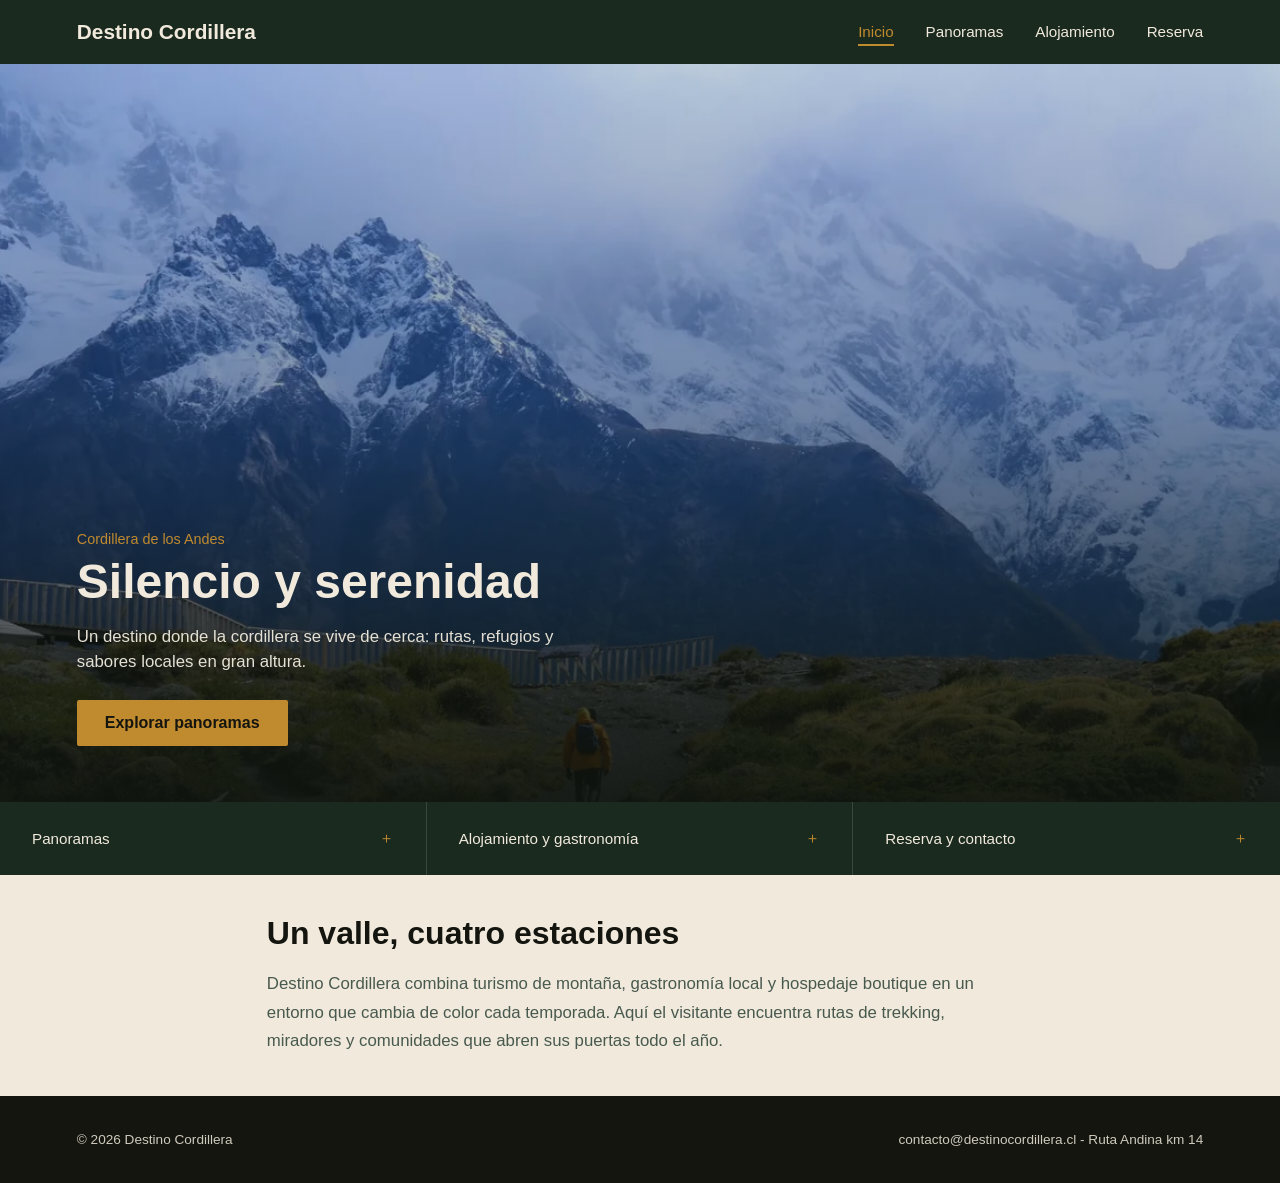
<file: index.html>
<!doctype html>
<html lang="es">
  <head>
    <meta charset="UTF-8" />
    <meta name="viewport" content="width=device-width, initial-scale=1" />
    <title>Destino Cordillera - Inicio</title>
    <link rel="icon" type="image/png" href="img/favicon.png" />
    <link rel="stylesheet" href="css/styles.css" />
  </head>
  <body>
    <header class="navbar">
      <a href="index.html" class="logo">Destino Cordillera</a>
      <nav aria-label="Principal">
        <ul>
          <li><a class="active" href="index.html">Inicio</a></li>
          <li><a href="panoramas.html">Panoramas</a></li>
          <li><a href="alojamiento.html">Alojamiento</a></li>
          <li><a href="reserva.html">Reserva</a></li>
        </ul>
      </nav>
      <button class="nav-toggle" aria-label="Abrir menú">☰</button>
    </header>

    <main>
      <section class="hero">
        <div
          class="hero-videos"
          data-playlist="img/hero-cordillera.mp4,img/hero-trekking.mp4,img/hero-lago.mp4"
        >
          <video
            class="activo"
            src="img/hero-cordillera.mp4"
            autoplay
            muted
            playsinline
            poster="img/hero-poster.webp"
          ></video>
          <video muted playsinline preload="auto"></video>
        </div>
        <div class="hero-content">
          <span class="kicker">Cordillera de los Andes</span>
          <h1>Silencio y serenidad</h1>
          <p>
            Un destino donde la cordillera se vive de cerca: rutas, refugios y
            sabores locales en gran altura.
          </p>
          <a class="btn" href="panoramas.html">Explorar panoramas</a>
        </div>
      </section>

      <nav class="quicklinks" aria-label="Accesos rápidos">
        <a href="panoramas.html">Panoramas <span class="arrow">＋</span></a>
        <a href="alojamiento.html"
          >Alojamiento y gastronomía <span class="arrow">＋</span></a
        >
        <a href="reserva.html"
          >Reserva y contacto <span class="arrow">＋</span></a
        >
      </nav>

      <section class="section">
        <h2>Un valle, cuatro estaciones</h2>
        <p>
          Destino Cordillera combina turismo de montaña, gastronomía local y
          hospedaje boutique en un entorno que cambia de color cada temporada.
          Aquí el visitante encuentra rutas de trekking, miradores y comunidades
          que abren sus puertas todo el año.
        </p>
      </section>
    </main>

    <footer>
      <span>© 2026 Destino Cordillera</span>
      <span>contacto@destinocordillera.cl - Ruta Andina km 14</span>
    </footer>

    <script src="js/main.js"></script>
  </body>
</html>
</file>
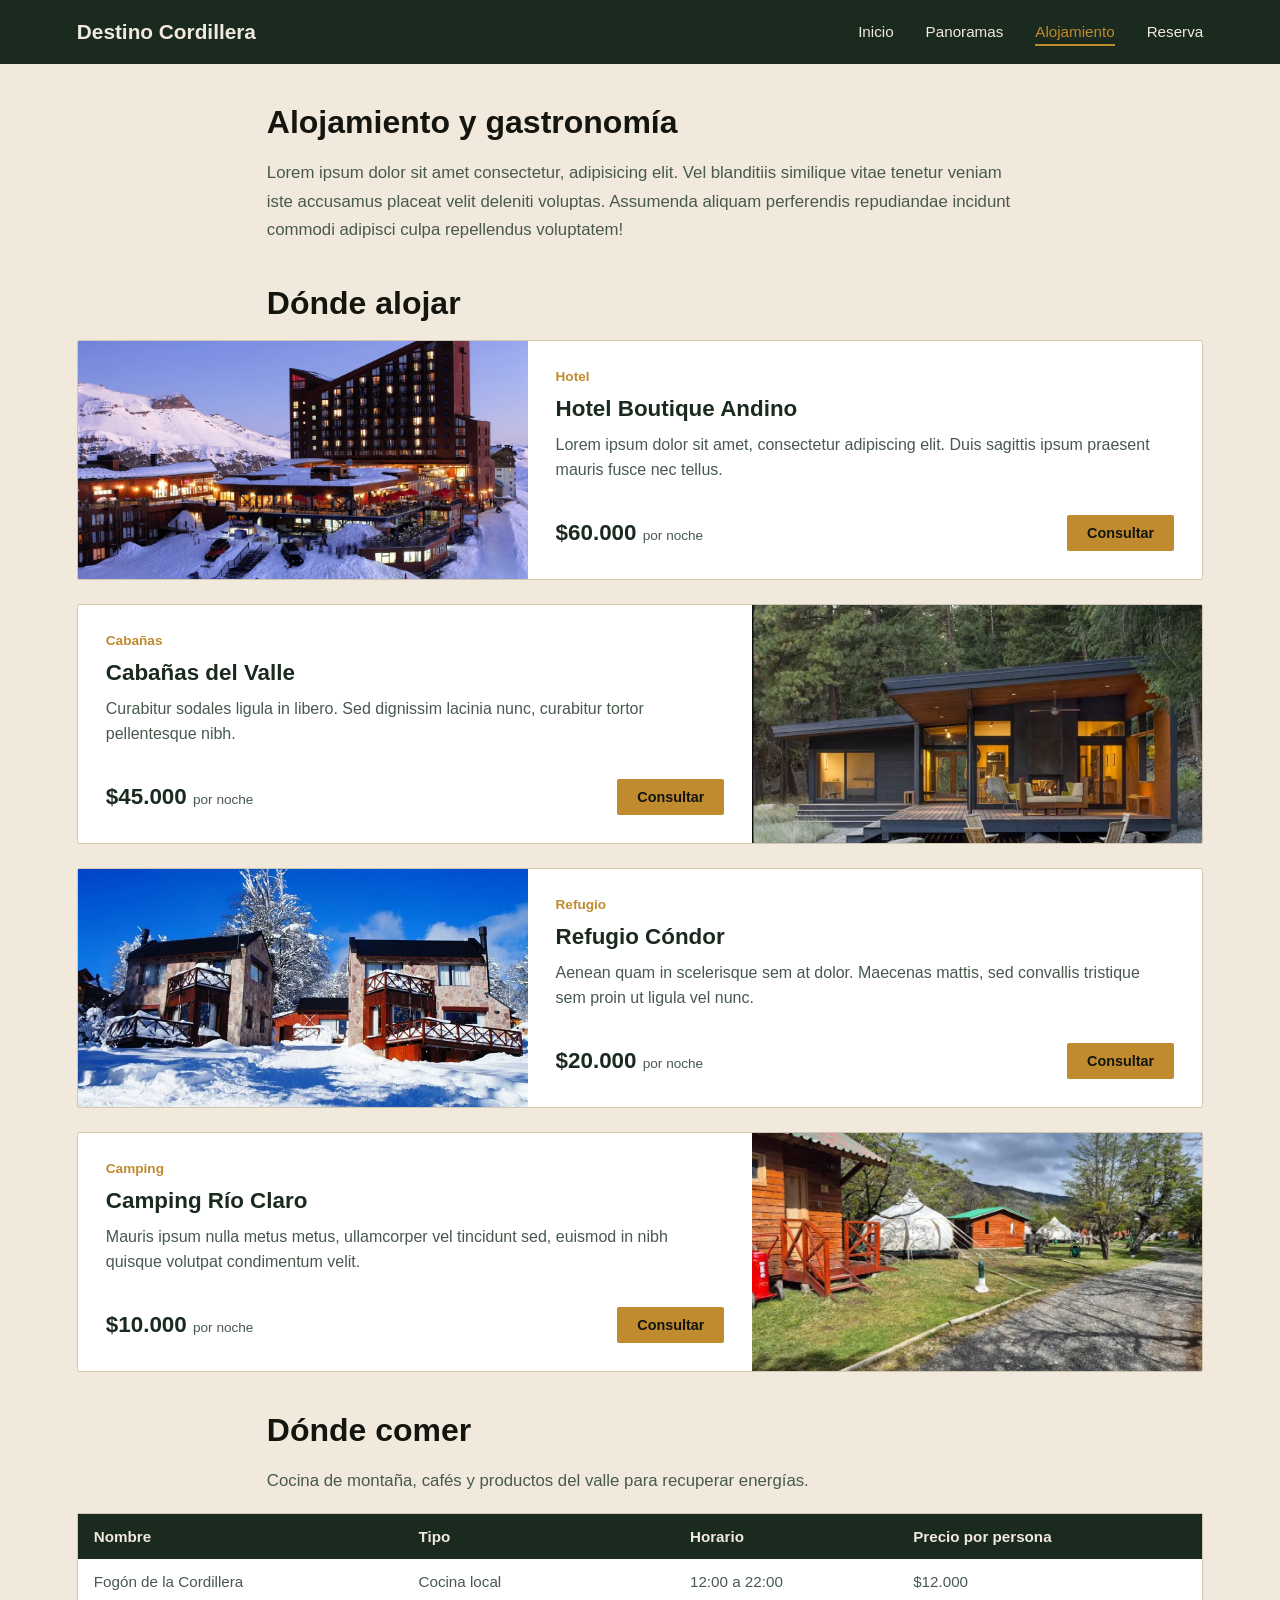
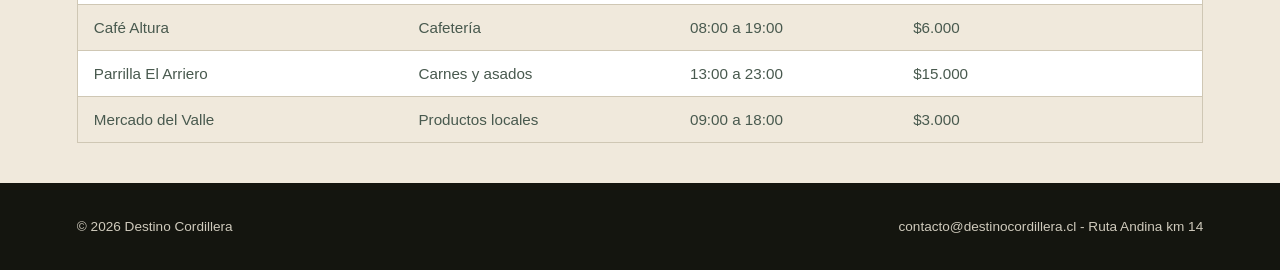
<file: alojamiento.html>
<!doctype html>
<html lang="es">
  <head>
    <meta charset="UTF-8" />
    <meta name="viewport" content="width=device-width, initial-scale=1" />
    <title>Destino Cordillera - Alojamiento y gastronomía</title>
    <link rel="icon" type="image/png" href="img/favicon.png" />
    <link rel="stylesheet" href="css/styles.css" />
  </head>
  <body>
    <header class="navbar">
      <a href="index.html" class="logo">Destino Cordillera</a>
      <nav aria-label="Principal">
        <ul>
          <li><a href="index.html">Inicio</a></li>
          <li><a href="panoramas.html">Panoramas</a></li>
          <li><a class="active" href="alojamiento.html">Alojamiento</a></li>
          <li><a href="reserva.html">Reserva</a></li>
        </ul>
      </nav>
      <button class="nav-toggle" aria-label="Abrir menú">☰</button>
    </header>

    <main>
      <section class="section">
        <h1>Alojamiento y gastronomía</h1>
        <p>
          Lorem ipsum dolor sit amet consectetur, adipisicing elit. Vel
          blanditiis similique vitae tenetur veniam iste accusamus placeat velit
          deleniti voluptas. Assumenda aliquam perferendis repudiandae incidunt
          commodi adipisci culpa repellendus voluptatem!
        </p>
      </section>

      <section class="section">
        <h2>Dónde alojar</h2>
      </section>

      <section class="alojamientos" aria-label="Opciones de alojamiento">
        <article class="aloja">
          <img
            src="img/aloja-hotel.webp"
            alt="Hotel con vista a la cordillera"
          />
          <div class="aloja-info">
            <span class="card-tag">Hotel</span>
            <h3>Hotel Boutique Andino</h3>
            <p>
              Lorem ipsum dolor sit amet, consectetur adipiscing elit. Duis
              sagittis ipsum praesent mauris fusce nec tellus.
            </p>
            <div class="aloja-pie">
              <span class="aloja-precio">$60.000 <small>por noche</small></span>
              <a class="btn btn-small" href="reserva.html">Consultar</a>
            </div>
          </div>
        </article>

        <article class="aloja">
          <img
            src="img/aloja-cabanas.webp"
            alt="Cabañas de madera en el valle"
          />
          <div class="aloja-info">
            <span class="card-tag">Cabañas</span>
            <h3>Cabañas del Valle</h3>
            <p>
              Curabitur sodales ligula in libero. Sed dignissim lacinia nunc,
              curabitur tortor pellentesque nibh.
            </p>
            <div class="aloja-pie">
              <span class="aloja-precio">$45.000 <small>por noche</small></span>
              <a class="btn btn-small" href="reserva.html">Consultar</a>
            </div>
          </div>
        </article>

        <article class="aloja">
          <img src="img/aloja-refugio.webp" alt="Refugio de montaña" />
          <div class="aloja-info">
            <span class="card-tag">Refugio</span>
            <h3>Refugio Cóndor</h3>
            <p>
              Aenean quam in scelerisque sem at dolor. Maecenas mattis, sed
              convallis tristique sem proin ut ligula vel nunc.
            </p>
            <div class="aloja-pie">
              <span class="aloja-precio">$20.000 <small>por noche</small></span>
              <a class="btn btn-small" href="reserva.html">Consultar</a>
            </div>
          </div>
        </article>

        <article class="aloja">
          <img src="img/aloja-camping.webp" alt="Zona de camping" />
          <div class="aloja-info">
            <span class="card-tag">Camping</span>
            <h3>Camping Río Claro</h3>
            <p>
              Mauris ipsum nulla metus metus, ullamcorper vel tincidunt sed,
              euismod in nibh quisque volutpat condimentum velit.
            </p>
            <div class="aloja-pie">
              <span class="aloja-precio">$10.000 <small>por noche</small></span>
              <a class="btn btn-small" href="reserva.html">Consultar</a>
            </div>
          </div>
        </article>
      </section>

      <section class="section">
        <h2>Dónde comer</h2>
        <p>
          Cocina de montaña, cafés y productos del valle para recuperar
          energías.
        </p>
      </section>

      <div class="tabla-box">
        <table class="tabla">
          <thead>
            <tr>
              <th scope="col">Nombre</th>
              <th scope="col">Tipo</th>
              <th scope="col">Horario</th>
              <th scope="col">Precio por persona</th>
            </tr>
          </thead>
          <tbody>
            <tr>
              <td>Fogón de la Cordillera</td>
              <td>Cocina local</td>
              <td>12:00 a 22:00</td>
              <td>$12.000</td>
            </tr>
            <tr>
              <td>Café Altura</td>
              <td>Cafetería</td>
              <td>08:00 a 19:00</td>
              <td>$6.000</td>
            </tr>
            <tr>
              <td>Parrilla El Arriero</td>
              <td>Carnes y asados</td>
              <td>13:00 a 23:00</td>
              <td>$15.000</td>
            </tr>
            <tr>
              <td>Mercado del Valle</td>
              <td>Productos locales</td>
              <td>09:00 a 18:00</td>
              <td>$3.000</td>
            </tr>
          </tbody>
        </table>
      </div>
    </main>

    <footer>
      <span>© 2026 Destino Cordillera</span>
      <span>contacto@destinocordillera.cl - Ruta Andina km 14</span>
    </footer>

    <script src="js/main.js"></script>
  </body>
</html>
</file>
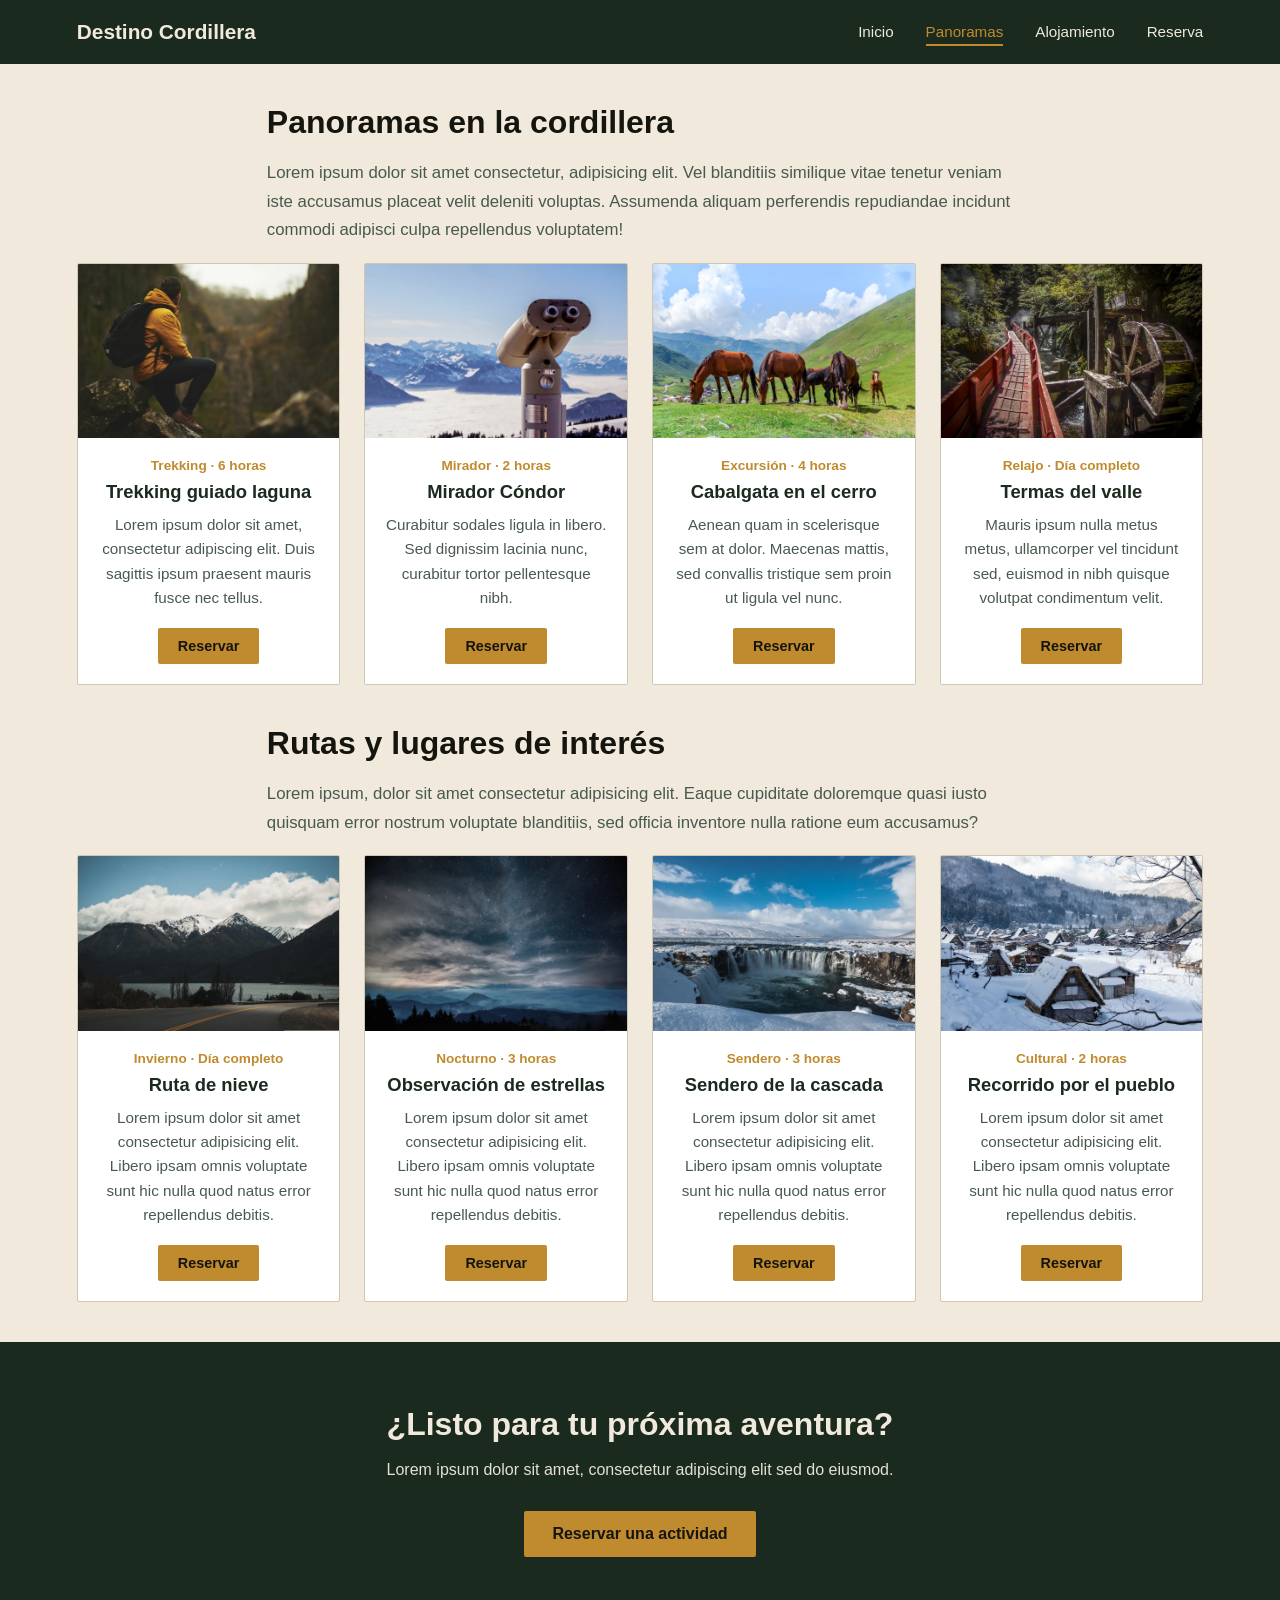
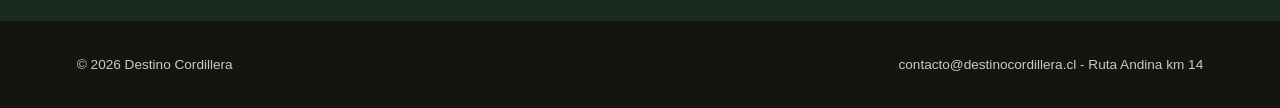
<file: panoramas.html>
<!doctype html>
<html lang="es">
  <head>
    <meta charset="UTF-8" />
    <meta name="viewport" content="width=device-width, initial-scale=1" />
    <title>Destino Cordillera - Panoramas</title>
    <link rel="icon" type="image/png" href="img/favicon.png" />
    <link rel="stylesheet" href="css/styles.css" />
  </head>
  <body>
    <header class="navbar">
      <a href="index.html" class="logo">Destino Cordillera</a>
      <nav aria-label="Principal">
        <ul>
          <li><a href="index.html">Inicio</a></li>
          <li><a class="active" href="panoramas.html">Panoramas</a></li>
          <li><a href="alojamiento.html">Alojamiento</a></li>
          <li><a href="reserva.html">Reserva</a></li>
        </ul>
      </nav>
      <button class="nav-toggle" aria-label="Abrir menú">☰</button>
    </header>

    <main>
      <section class="section">
        <h1>Panoramas en la cordillera</h1>
        <p>
          Lorem ipsum dolor sit amet consectetur, adipisicing elit. Vel
          blanditiis similique vitae tenetur veniam iste accusamus placeat velit
          deleniti voluptas. Assumenda aliquam perferendis repudiandae incidunt
          commodi adipisci culpa repellendus voluptatem!
        </p>
      </section>

      <section class="panoramas-grid" aria-label="Panoramas">
        <article class="card">
          <img src="img/panorama-trekking.webp" alt="Laguna de montaña" />
          <div class="card-body">
            <span class="card-tag">Trekking · 6 horas</span>
            <h3>Trekking guiado laguna</h3>
            <p>
              Lorem ipsum dolor sit amet, consectetur adipiscing elit. Duis
              sagittis ipsum praesent mauris fusce nec tellus.
            </p>
            <a class="btn btn-small" href="reserva.html">Reservar</a>
          </div>
        </article>

        <article class="card">
          <img
            src="img/panorama-mirador.webp"
            alt="Mirador con vista a la cordillera"
          />
          <div class="card-body">
            <span class="card-tag">Mirador · 2 horas</span>
            <h3>Mirador Cóndor</h3>
            <p>
              Curabitur sodales ligula in libero. Sed dignissim lacinia nunc,
              curabitur tortor pellentesque nibh.
            </p>
            <a class="btn btn-small" href="reserva.html">Reservar</a>
          </div>
        </article>

        <article class="card">
          <img src="img/panorama-cabalgata.webp" alt="Cabalgata en el cerro" />
          <div class="card-body">
            <span class="card-tag">Excursión · 4 horas</span>
            <h3>Cabalgata en el cerro</h3>
            <p>
              Aenean quam in scelerisque sem at dolor. Maecenas mattis, sed
              convallis tristique sem proin ut ligula vel nunc.
            </p>
            <a class="btn btn-small" href="reserva.html">Reservar</a>
          </div>
        </article>

        <article class="card">
          <img src="img/panorama-termas.webp" alt="Termas naturales" />
          <div class="card-body">
            <span class="card-tag">Relajo · Día completo</span>
            <h3>Termas del valle</h3>
            <p>
              Mauris ipsum nulla metus metus, ullamcorper vel tincidunt sed,
              euismod in nibh quisque volutpat condimentum velit.
            </p>
            <a class="btn btn-small" href="reserva.html">Reservar</a>
          </div>
        </article>
      </section>

      <section class="section">
        <h2>Rutas y lugares de interés</h2>
        <p>
          Lorem ipsum, dolor sit amet consectetur adipisicing elit. Eaque
          cupiditate doloremque quasi iusto quisquam error nostrum voluptate
          blanditiis, sed officia inventore nulla ratione eum accusamus?
        </p>
      </section>

      <section class="panoramas-grid" aria-label="Rutas y lugares de interés">
        <article class="card">
          <img src="img/ruta-nieve.webp" alt="Ruta de nieve en la montaña" />
          <div class="card-body">
            <span class="card-tag">Invierno · Día completo</span>
            <h3>Ruta de nieve</h3>
            <p>
              Lorem ipsum dolor sit amet consectetur adipisicing elit. Libero
              ipsam omnis voluptate sunt hic nulla quod natus error repellendus
              debitis.
            </p>
            <a class="btn btn-small" href="reserva.html">Reservar</a>
          </div>
        </article>

        <article class="card">
          <img src="img/ruta-estrellas.webp" alt="Cielo nocturno estrellado" />
          <div class="card-body">
            <span class="card-tag">Nocturno · 3 horas</span>
            <h3>Observación de estrellas</h3>
            <p>
              Lorem ipsum dolor sit amet consectetur adipisicing elit. Libero
              ipsam omnis voluptate sunt hic nulla quod natus error repellendus
              debitis.
            </p>
            <a class="btn btn-small" href="reserva.html">Reservar</a>
          </div>
        </article>

        <article class="card">
          <img src="img/ruta-cascada.webp" alt="Cascada entre rocas" />
          <div class="card-body">
            <span class="card-tag">Sendero · 3 horas</span>
            <h3>Sendero de la cascada</h3>
            <p>
              Lorem ipsum dolor sit amet consectetur adipisicing elit. Libero
              ipsam omnis voluptate sunt hic nulla quod natus error repellendus
              debitis.
            </p>
            <a class="btn btn-small" href="reserva.html">Reservar</a>
          </div>
        </article>

        <article class="card">
          <img src="img/ruta-pueblo.webp" alt="Pueblo de montaña" />
          <div class="card-body">
            <span class="card-tag">Cultural · 2 horas</span>
            <h3>Recorrido por el pueblo</h3>
            <p>
              Lorem ipsum dolor sit amet consectetur adipisicing elit. Libero
              ipsam omnis voluptate sunt hic nulla quod natus error repellendus
              debitis.
            </p>
            <a class="btn btn-small" href="reserva.html">Reservar</a>
          </div>
        </article>
      </section>

      <section class="cta">
        <h2>¿Listo para tu próxima aventura?</h2>
        <p>
          Lorem ipsum dolor sit amet, consectetur adipiscing elit sed do
          eiusmod.
        </p>
        <a class="btn" href="reserva.html">Reservar una actividad</a>
      </section>
    </main>

    <footer>
      <span>© 2026 Destino Cordillera</span>
      <span>contacto@destinocordillera.cl - Ruta Andina km 14</span>
    </footer>

    <script src="js/main.js"></script>
  </body>
</html>
</file>
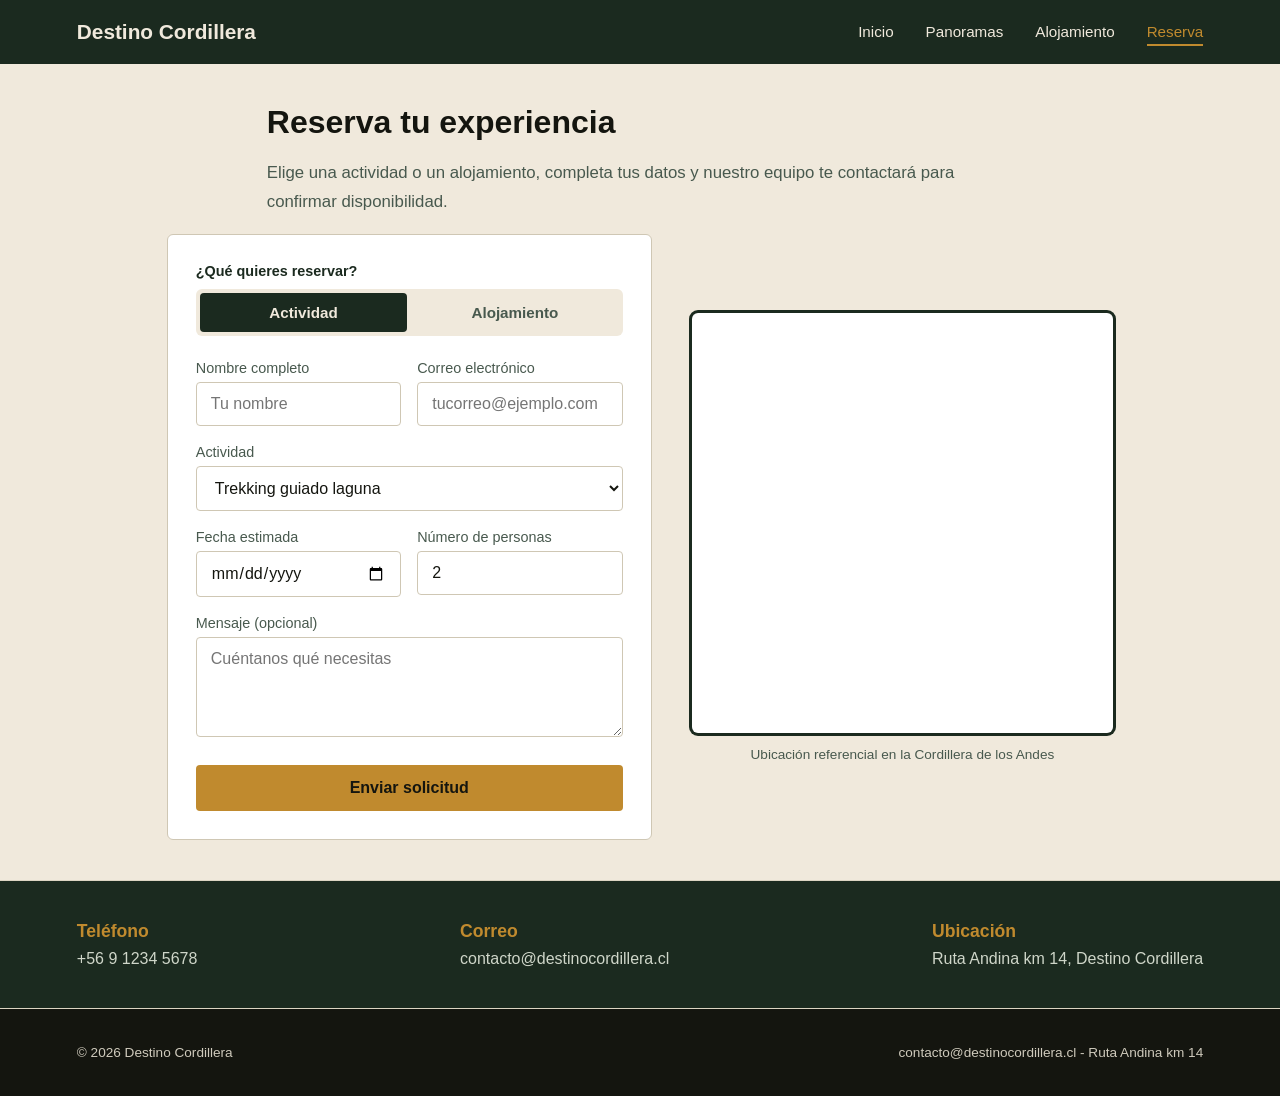
<file: reserva.html>
<!doctype html>
<html lang="es">
  <head>
    <meta charset="UTF-8" />
    <meta name="viewport" content="width=device-width, initial-scale=1" />
    <title>Destino Cordillera - Reserva y contacto</title>
    <link rel="icon" type="image/png" href="img/favicon.png" />
    <link rel="stylesheet" href="css/styles.css" />
  </head>
  <body>
    <header class="navbar">
      <a href="index.html" class="logo">Destino Cordillera</a>
      <nav aria-label="Principal">
        <ul>
          <li><a href="index.html">Inicio</a></li>
          <li><a href="panoramas.html">Panoramas</a></li>
          <li><a href="alojamiento.html">Alojamiento</a></li>
          <li><a class="active" href="reserva.html">Reserva</a></li>
        </ul>
      </nav>
      <button class="nav-toggle" aria-label="Abrir menú">☰</button>
    </header>

    <main>
      <section class="section">
        <h1>Reserva tu experiencia</h1>
        <p>
          Elige una actividad o un alojamiento, completa tus datos y nuestro
          equipo te contactará para confirmar disponibilidad.
        </p>
      </section>

      <div class="reserva-layout">
        <form class="form-box" id="reserva-form">
          <fieldset class="tipo-reserva">
            <legend>¿Qué quieres reservar?</legend>
            <div class="tipo-opciones">
              <label class="tipo-opcion">
                <input type="radio" name="tipo" value="actividad" checked />
                <span>Actividad</span>
              </label>
              <label class="tipo-opcion">
                <input type="radio" name="tipo" value="alojamiento" />
                <span>Alojamiento</span>
              </label>
            </div>
          </fieldset>

          <div class="campos">
            <div class="campo">
              <label for="nombre">Nombre completo</label>
              <input
                type="text"
                id="nombre"
                name="nombre"
                placeholder="Tu nombre"
                autocomplete="name"
                required
              />
            </div>

            <div class="campo">
              <label for="email">Correo electrónico</label>
              <input
                type="email"
                id="email"
                name="email"
                placeholder="tucorreo@ejemplo.com"
                autocomplete="email"
                required
              />
            </div>

            <!-- Campos para ACTIVIDAD -->
            <div class="campo campo-full" data-tipo="actividad">
              <label for="actividad">Actividad</label>
              <select id="actividad" name="actividad" required>
                <optgroup label="Panoramas">
                  <option>Trekking guiado laguna</option>
                  <option>Mirador Cóndor</option>
                  <option>Cabalgata en el cerro</option>
                  <option>Termas del valle</option>
                </optgroup>
                <optgroup label="Rutas y lugares de interés">
                  <option>Ruta de nieve</option>
                  <option>Observación de estrellas</option>
                  <option>Sendero de la cascada</option>
                  <option>Recorrido por el pueblo</option>
                </optgroup>
                <optgroup label="Otro">
                  <option>Otra actividad</option>
                </optgroup>
              </select>
            </div>

            <div class="campo" data-tipo="actividad">
              <label for="fecha">Fecha estimada</label>
              <input type="date" id="fecha" name="fecha" required />
            </div>

            <!-- Campos para ALOJAMIENTO -->
            <div class="campo campo-full" data-tipo="alojamiento" hidden>
              <label for="alojamiento">Alojamiento</label>
              <select id="alojamiento" name="alojamiento" required disabled>
                <option value="Hotel Boutique Andino" data-precio="60000">
                  Hotel Boutique Andino - $60.000 por noche
                </option>
                <option value="Cabañas del Valle" data-precio="45000">
                  Cabañas del Valle - $45.000 por noche
                </option>
                <option value="Refugio Cóndor" data-precio="20000">
                  Refugio Cóndor - $20.000 por noche
                </option>
                <option value="Camping Río Claro" data-precio="10000">
                  Camping Río Claro - $10.000 por noche
                </option>
              </select>
            </div>

            <div class="campo" data-tipo="alojamiento" hidden>
              <label for="llegada">Llegada</label>
              <input
                type="date"
                id="llegada"
                name="llegada"
                required
                disabled
              />
            </div>

            <div class="campo" data-tipo="alojamiento" hidden>
              <label for="salida">Salida</label>
              <input type="date" id="salida" name="salida" required disabled />
            </div>

            <div class="campo">
              <label for="personas">Número de personas</label>
              <input
                type="number"
                id="personas"
                name="personas"
                min="1"
                max="20"
                value="2"
                required
              />
            </div>

            <p
              class="resumen-alojamiento campo-full"
              id="resumen"
              data-tipo="alojamiento"
              hidden
            ></p>

            <div class="campo campo-full">
              <label for="mensaje">Mensaje (opcional)</label>
              <textarea
                id="mensaje"
                name="mensaje"
                placeholder="Cuéntanos qué necesitas"
              ></textarea>
            </div>
          </div>

          <button type="submit" class="btn btn-full">Enviar solicitud</button>
          <p id="form-feedback" class="form-feedback" role="status"></p>
        </form>

        <section class="map-section" aria-label="Ubicación referencial">
          <div class="map-frame" id="map-frame">
            <span class="map-loading">Cargando mapa…</span>
            <iframe
              title="Mapa de ubicación referencial"
              src="https://maps.google.com/maps?q=Caj%C3%B3n%20del%20Maipo&t=&z=11&ie=UTF8&iwloc=&output=embed"
            ></iframe>
          </div>
          <p class="map-note">
            Ubicación referencial en la Cordillera de los Andes
          </p>
        </section>
      </div>

      <section class="contact-info" aria-label="Datos de contacto">
        <div>
          <h2>Teléfono</h2>
          <p>+56 9 1234 5678</p>
        </div>
        <div>
          <h2>Correo</h2>
          <p>contacto@destinocordillera.cl</p>
        </div>
        <div>
          <h2>Ubicación</h2>
          <p>Ruta Andina km 14, Destino Cordillera</p>
        </div>
      </section>
    </main>

    <footer>
      <span>© 2026 Destino Cordillera</span>
      <span>contacto@destinocordillera.cl - Ruta Andina km 14</span>
    </footer>

    <script src="js/main.js"></script>
  </body>
</html>
</file>
<file: css/styles.css>
/* ===== Variables de color y tipografía del sitio ===== */
:root {
  --forest: #1b2a1f;
  --bone: #f0e9dc;
  --ochre: #c08a2e;
  --sage: #48594e;
  --ink: #14150f;

  --espacio-seccion: 40px;
  --espacio-titulo: 18px;
}

/* ===== Reset básico ===== */
* {
  box-sizing: border-box;
  margin: 0;
  padding: 0;
}

[hidden] {
  display: none !important;
}

body {
  font-family: Arial, Helvetica, sans-serif;
  color: var(--ink);
  background: var(--bone);
}

h1,
h2,
h3 {
  font-family: Arial, Helvetica, sans-serif;
}

a {
  color: inherit;
}

img {
  max-width: 100%;
  display: block;
}

/* ===== Barra de navegación (igual en todas las páginas) ===== */
.navbar {
  display: flex;
  justify-content: space-between;
  align-items: center;
  padding: 20px 6%;
  background: var(--forest);
  position: sticky;
  top: 0;
  z-index: 10;
}

.navbar .logo {
  color: var(--bone);
  font-weight: 600;
  font-size: 1.3rem;
  text-decoration: none;
}

.navbar ul {
  display: flex;
  gap: 32px;
  list-style: none;
}

.navbar a {
  color: var(--bone);
  text-decoration: none;
  font-size: 0.95rem;
}

.navbar a.active {
  color: var(--ochre);
  border-bottom: 2px solid var(--ochre);
  padding-bottom: 4px;
}

.nav-toggle {
  display: none;
  background: none;
  border: none;
  color: var(--bone);
  font-size: 1.6rem;
  cursor: pointer;
}

/* ===== Hero con video de fondo (página Inicio) ===== */
.hero {
  position: relative;
  height: 82vh;
  min-height: 420px;
  overflow: hidden;
  display: flex;
  align-items: flex-end;
}

.hero-videos {
  position: absolute;
  inset: 0;
  z-index: 0;
}

.hero video {
  position: absolute;
  inset: 0;
  width: 100%;
  height: 100%;
  object-fit: cover;
  opacity: 0;
  transition: opacity 0.8s ease;
}

.hero video.activo {
  opacity: 1;
}

.hero::after {
  content: "";
  position: absolute;
  inset: 0;
  background: linear-gradient(
    0deg,
    rgba(15, 20, 14, 0.92) 0%,
    rgba(15, 20, 14, 0.35) 55%,
    rgba(15, 20, 14, 0.15) 100%
  );
  z-index: 1;
}

.hero-content {
  position: relative;
  z-index: 2;
  padding: 0 6% 56px;
  max-width: 640px;
}

.hero-content .kicker {
  color: var(--ochre);
  font-size: 0.9rem;
  margin-bottom: 10px;
  display: block;
}

.hero-content h1 {
  color: var(--bone);
  font-size: 3rem;
  line-height: 1.05;
  font-weight: 900;
  margin-bottom: 16px;
}

.hero-content p {
  color: #e4e0d4;
  font-size: 1.05rem;
  line-height: 1.5;
  margin-bottom: 26px;
  max-width: 480px;
}

/* ===== Botones ===== */
.btn {
  display: inline-block;
  background: var(--ochre);
  color: var(--ink);
  padding: 14px 28px;
  text-decoration: none;
  font-weight: 600;
  border-radius: 2px;
  border: none;
  cursor: pointer;
  font-size: 1rem;
  transition: filter 0.2s;
}

.btn:hover {
  filter: brightness(1.08);
}

.btn:focus-visible {
  outline: 3px solid var(--forest);
  outline-offset: 2px;
}

/* ===== Franja de accesos rápidos (Inicio) ===== */
.quicklinks {
  display: grid;
  grid-template-columns: repeat(3, 1fr);
  background: var(--forest);
}

.quicklinks a {
  padding: 26px 32px;
  color: var(--bone);
  text-decoration: none;
  border-right: 1px solid rgba(240, 233, 220, 0.15);
  font-size: 0.95rem;
  display: flex;
  justify-content: space-between;
  align-items: center;
}

.quicklinks a:last-child {
  border-right: none;
}

.quicklinks .arrow {
  color: var(--ochre);
}

/* ===== Sección genérica de contenido ===== */
.section {
  padding: var(--espacio-seccion) 6%;
  max-width: 900px;
  margin: 0 auto;
}

.section h1,
.section h2 {
  font-size: 2rem;
  margin-bottom: var(--espacio-titulo);
}

.section h2:last-child {
  margin-bottom: 0;
}

.section p {
  line-height: 1.7;
  color: var(--sage);
  font-size: 1.05rem;
}

.section + .section,
.panoramas-grid + .section,
.alojamientos + .section,
.tabla-box + .section {
  padding-top: 0;
}

.section:has(+ .panoramas-grid),
.section:has(+ .alojamientos),
.section:has(+ .tabla-box),
.section:has(+ .reserva-layout) {
  padding-bottom: 0;
}

/* ===== Reserva: formulario + mapa lado a lado ===== */
.reserva-layout {
  display: grid;
  grid-template-columns: 1.15fr 1fr;
  gap: 40px;
  align-items: center;
  max-width: 1100px;
  margin: 0 auto;
  padding: var(--espacio-titulo) 6% var(--espacio-seccion);
}

.form-box {
  background: #fff;
  border: 1px solid #cfc7b4;
  border-radius: 6px;
  padding: 28px;
}

.tipo-reserva {
  border: none;
  padding: 0;
  margin: 0 0 24px;
  min-width: 0;
}

.tipo-reserva legend {
  font-size: 0.9rem;
  font-weight: 600;
  color: var(--forest);
  padding: 0;
  margin-bottom: 10px;
}

.tipo-opciones {
  display: grid;
  grid-template-columns: 1fr 1fr;
  gap: 4px;
  padding: 4px;
  background: var(--bone);
  border-radius: 6px;
}

.form-box .tipo-opcion {
  position: relative;
  display: block;
  margin: 0;
}

.tipo-opcion input {
  position: absolute;
  opacity: 0;
  inset: 0;
  width: 100%;
  height: 100%;
  margin: 0;
  cursor: pointer;
}

.tipo-opcion span {
  display: block;
  text-align: center;
  padding: 11px 12px;
  border-radius: 4px;
  font-weight: 600;
  font-size: 0.95rem;
  color: var(--sage);
  transition:
    background 0.2s,
    color 0.2s;
}

.tipo-opcion input:checked + span {
  background: var(--forest);
  color: var(--bone);
}

.tipo-opcion input:focus-visible + span {
  outline: 3px solid var(--ochre);
  outline-offset: 2px;
}

.campos {
  display: grid;
  grid-template-columns: 1fr 1fr;
  gap: 18px 16px;
  margin-bottom: 24px;
}

.campo-full {
  grid-column: 1 / -1;
}

.form-box label {
  display: block;
  font-size: 0.9rem;
  margin-bottom: 6px;
  color: var(--sage);
}

.form-box input:not([type="radio"]),
.form-box select,
.form-box textarea {
  width: 100%;
  padding: 12px 14px;
  border: 1px solid #cfc7b4;
  border-radius: 4px;
  font-family: Arial, Helvetica, sans-serif;
  font-size: 1rem;
  background: #fff;
  color: var(--ink);
  transition:
    border-color 0.2s,
    box-shadow 0.2s;
}

.form-box input:not([type="radio"]):focus,
.form-box select:focus,
.form-box textarea:focus {
  outline: none;
  border-color: var(--ochre);
  box-shadow: 0 0 0 3px rgba(192, 138, 46, 0.25);
}

.form-box textarea {
  resize: vertical;
  min-height: 100px;
}

.btn-full {
  width: 100%;
  border-radius: 4px;
}

.resumen-alojamiento {
  display: none;
  padding: 12px 14px;
  background: var(--bone);
  border-left: 4px solid var(--ochre);
  color: var(--forest);
  font-size: 0.95rem;
  font-weight: 600;
}

.resumen-alojamiento.show {
  display: block;
}

.form-feedback {
  display: none;
  margin-top: 16px;
  padding: 14px 16px;
  background: #e4ecdf;
  color: var(--forest);
  border-left: 4px solid var(--ochre);
  font-size: 0.95rem;
  line-height: 1.5;
}

.form-feedback.show {
  display: block;
}

.contact-info {
  background: var(--forest);
  color: var(--bone);
  padding: 40px 6%;
  display: flex;
  flex-wrap: wrap;
  gap: 32px;
  justify-content: space-between;
  border-top: 1px solid #dcd4c2;
  border-bottom: 1px solid #dcd4c2;
}

.contact-info h2 {
  color: var(--ochre);
  margin-bottom: 8px;
  font-size: 1.1rem;
}

.contact-info p {
  color: #cfd6c9;
}

/* ===== Mapa (pagina Reserva) ===== */
.map-section {
  padding: 0;
}

.map-frame {
  position: relative;
  min-height: 420px;
  border-radius: 6px;
  overflow: hidden;
  background: linear-gradient(90deg, #e6dfcf 25%, #f3eee3 50%, #e6dfcf 75%);
  background-size: 200% 100%;
  animation: shimmer 1.4s linear infinite;
}

.map-frame iframe {
  position: absolute;
  inset: 0;
  width: 100%;
  height: 100%;
  border: 0;
  opacity: 0;
  transition: opacity 0.6s ease;
}

.map-loading {
  position: absolute;
  inset: 0;
  display: flex;
  align-items: center;
  justify-content: center;
  color: var(--sage);
  font-size: 0.9rem;
}

.map-frame.loaded {
  animation: none;
  background: #fff;
  box-shadow: 0 0 0 3px var(--forest);
}

.map-frame.loaded iframe {
  opacity: 1;
}

.map-frame.loaded .map-loading {
  display: none;
}

@keyframes shimmer {
  to {
    background-position: -200% 0;
  }
}

@media (prefers-reduced-motion: reduce) {
  .map-frame {
    animation: none;
  }
}

.map-note {
  margin-top: 14px;
  font-size: 0.85rem;
  color: var(--sage);
  text-align: center;
}

/* tabla de informacion*/
.tabla-box {
  margin: 0 auto;
  padding: var(--espacio-titulo) 6% var(--espacio-seccion);
  overflow-x: auto;
}

.tabla {
  width: 100%;
  border-collapse: collapse;
  background: #fff;
  border: 1px solid #cfc7b4;
}

.tabla th {
  background: var(--forest);
  color: var(--bone);
  text-align: left;
  padding: 14px 16px;
  font-size: 0.95rem;
}

.tabla td {
  padding: 14px 16px;
  border-bottom: 1px solid #cfc7b4;
  color: var(--sage);
  font-size: 0.95rem;
}

.tabla tr:nth-child(even) td {
  background: var(--bone);
}

@media (max-width: 768px) {
  .reserva-layout {
    grid-template-columns: 1fr;
  }

  .form-box {
    padding: 20px;
  }

  .campos {
    grid-template-columns: 1fr;
  }

  .map-frame {
    min-height: 300px;
  }
}

/* ===== Tarjetas de panoramas (página Panoramas) ===== */
.panoramas-grid {
  display: grid;
  grid-template-columns: repeat(4, 1fr);
  gap: 24px;
  padding: var(--espacio-titulo) 6% var(--espacio-seccion);
}

.card {
  background: #fff;
  border: 1px solid #cfc7b4;
  border-radius: 2px;
  overflow: hidden;
  display: flex;
  flex-direction: column;
}

.card img {
  width: 100%;
  aspect-ratio: 3 / 2;
  height: auto;
  object-fit: cover;
  background: var(--sage);
}

.card-body {
  padding: 20px;
  display: flex;
  flex-direction: column;
  flex-grow: 1;
  text-align: center;
}

.card-tag {
  color: var(--ochre);
  font-size: 0.85rem;
  font-weight: 600;
  margin-bottom: 8px;
}

.card h3 {
  font-size: 1.15rem;
  color: var(--forest);
  margin-bottom: 10px;
}

.card p {
  color: var(--sage);
  line-height: 1.6;
  font-size: 0.95rem;
  margin-bottom: 18px;
  flex-grow: 1;
}

.btn-small {
  padding: 10px 20px;
  font-size: 0.9rem;
  align-self: center;
}

@media (max-width: 1024px) {
  .panoramas-grid {
    grid-template-columns: repeat(2, 1fr);
  }
}

@media (max-width: 600px) {
  .panoramas-grid {
    grid-template-columns: 1fr;
    gap: 20px;
  }
}

/* ===== Llamado a la acción (página Panoramas) ===== */
.cta {
  background: var(--forest);
  color: var(--bone);
  text-align: center;
  padding: 64px 6%;
}

.cta h2 {
  font-size: 2rem;
  margin-bottom: 14px;
}

.cta p {
  color: #e4e0d4;
  margin-bottom: 28px;
  line-height: 1.6;
}

/* ===== Pie de página (igual en todas las páginas) ===== */
footer {
  background: var(--ink);
  color: #cfcabc;
  padding: 36px 6%;
  font-size: 0.85rem;
  display: flex;
  justify-content: space-between;
  flex-wrap: wrap;
  gap: 12px;
}

/* ===== Responsive: celulares y tablets ===== */
@media (max-width: 768px) {
  .navbar ul {
    display: none;
    position: absolute;
    top: 100%;
    left: 0;
    right: 0;
    background: var(--forest);
    flex-direction: column;
    padding: 20px 6%;
    gap: 18px;
  }

  .navbar ul.open {
    display: flex;
  }

  .nav-toggle {
    display: block;
  }

  .quicklinks {
    grid-template-columns: 1fr;
  }

  .quicklinks a {
    border-right: none;
    border-bottom: 1px solid rgba(240, 233, 220, 0.15);
  }

  .hero-content h1 {
    font-size: 2.1rem;
  }

  footer {
    flex-direction: column;
    text-align: center;
  }
}

/* tarjetas de alojamientos*/
.alojamientos {
  margin: 0 auto;
  padding: var(--espacio-titulo) 6% var(--espacio-seccion);
  display: flex;
  flex-direction: column;
  gap: 24px;
}

.aloja {
  display: flex;
  background: #fff;
  border: 1px solid #cfc7b4;
  border-radius: 2px;
  overflow: hidden;
  height: 240px;
}

.aloja:nth-child(even) {
  flex-direction: row-reverse;
}

.aloja img {
  width: 40%;
  object-fit: cover;
  height: 100%;
}

.aloja-info {
  flex: 1;
  padding: 28px;
  display: flex;
  flex-direction: column;
}

.aloja-info h3 {
  font-size: 1.4rem;
  color: var(--forest);
  margin: 4px 0 10px;
}

.aloja-info p {
  color: var(--sage);
  line-height: 1.6;
  margin-bottom: 18px;
  flex-grow: 1;
}

.aloja-pie {
  display: flex;
  justify-content: space-between;
  align-items: center;
}

.aloja-precio {
  font-size: 1.4rem;
  font-weight: 600;
  color: var(--forest);
}

.aloja-precio small {
  font-size: 0.85rem;
  font-weight: 400;
  color: var(--sage);
}

@media (max-width: 768px) {
  .aloja,
  .aloja:nth-child(even) {
    flex-direction: column;
    height: auto;
  }

  .aloja img {
    width: 100%;
    height: 200px;
  }
}
</file>
